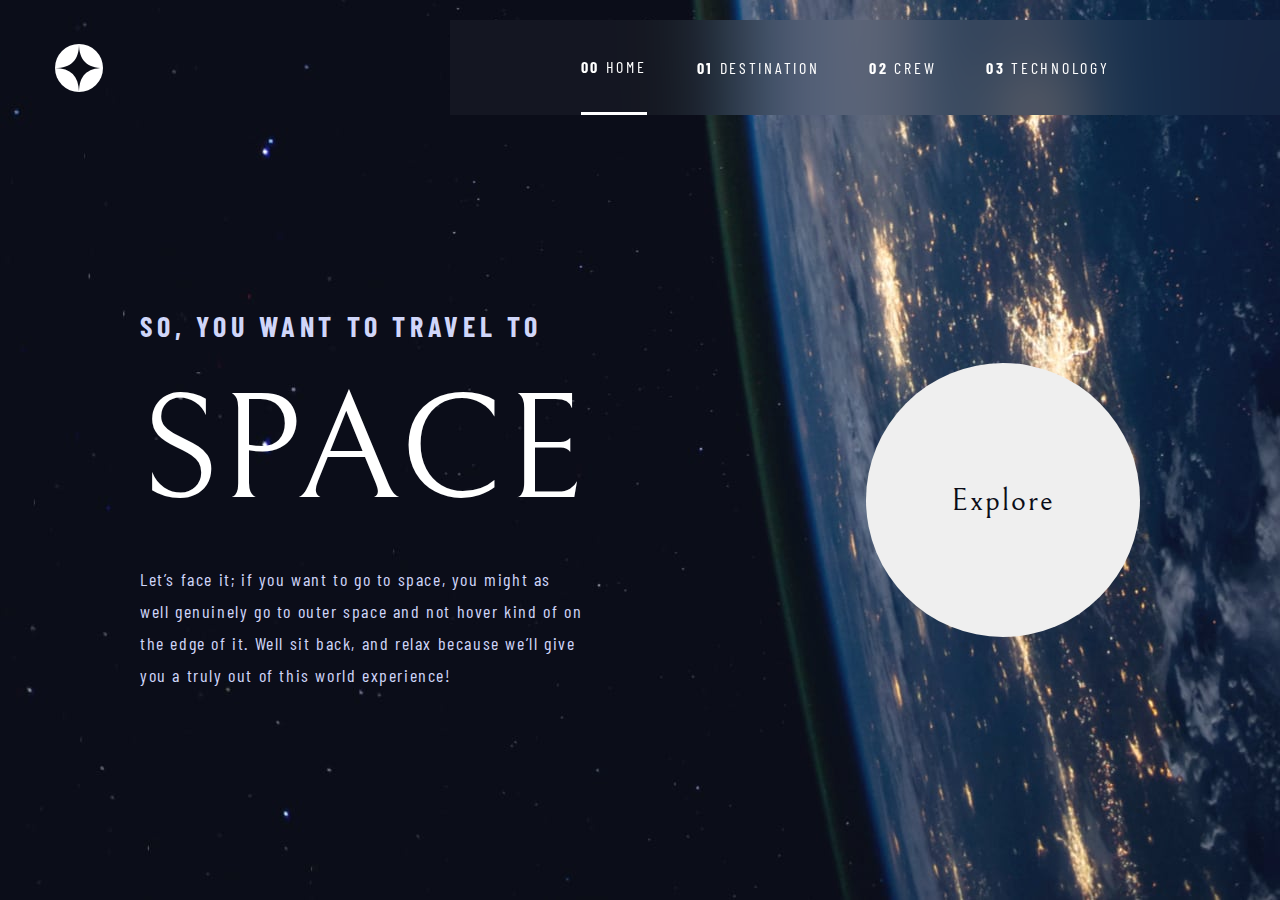
<file: starter-code/index.html>
<!DOCTYPE html>
<html lang="en">
  <head>
    <meta charset="UTF-8" />
    <meta name="viewport" content="width=device-width, initial-scale=1.0" />

    <link
      rel="icon"
      type="image/png"
      sizes="32x32"
      href="./assets/favicon-32x32.png"
    />
    <link rel="stylesheet" href="./style.css" />
    <link rel="stylesheet" href="./style-media-queries.css" />
    <title>Frontend Mentor | Space tourism website</title>
  </head>
  <body id="home">
    <header>
      <img class="icon" src="./assets/shared/logo.svg" alt="" />
      <img class="icon-hamburger" src="./assets/shared/icon-hamburger.svg" alt="" />
      <nav >
        <div class="line"></div>
        <ul>
          <li class="nav-active nav-text">
            <a href="./index.html"> <span class="nav-number">00</span> Home </a>
          </li>
          <li class="nav-text">
            <a href="./destination-moon.html">
              <span class="nav-number">01</span> Destination
            </a>
          </li>
          <li class="nav-text">
            <a href="./crew-commander.html">
              <span class="nav-number">02</span> Crew
            </a>
          </li>
          <li class="nav-text">
            <a href="./technology-vehicle.html">
              <span class="nav-number">03</span> Technology
            </a>
          </li>
        </ul>
      </nav>
    </header>
    <main>
      <div class="main-text">
        <h5>So, you want to travel to</h5>
        <h1>Space</h1>
        <p>
          Let’s face it; if you want to go to space, you might as well genuinely
          go to outer space and not hover kind of on the edge of it. Well sit
          back, and relax because we’ll give you a truly out of this world
          experience!
        </p>
      </div>
      <button class="main-btn">Explore</button>
    </main>
    <script src="./script.js"></script>
  </body>
</html>
</file>
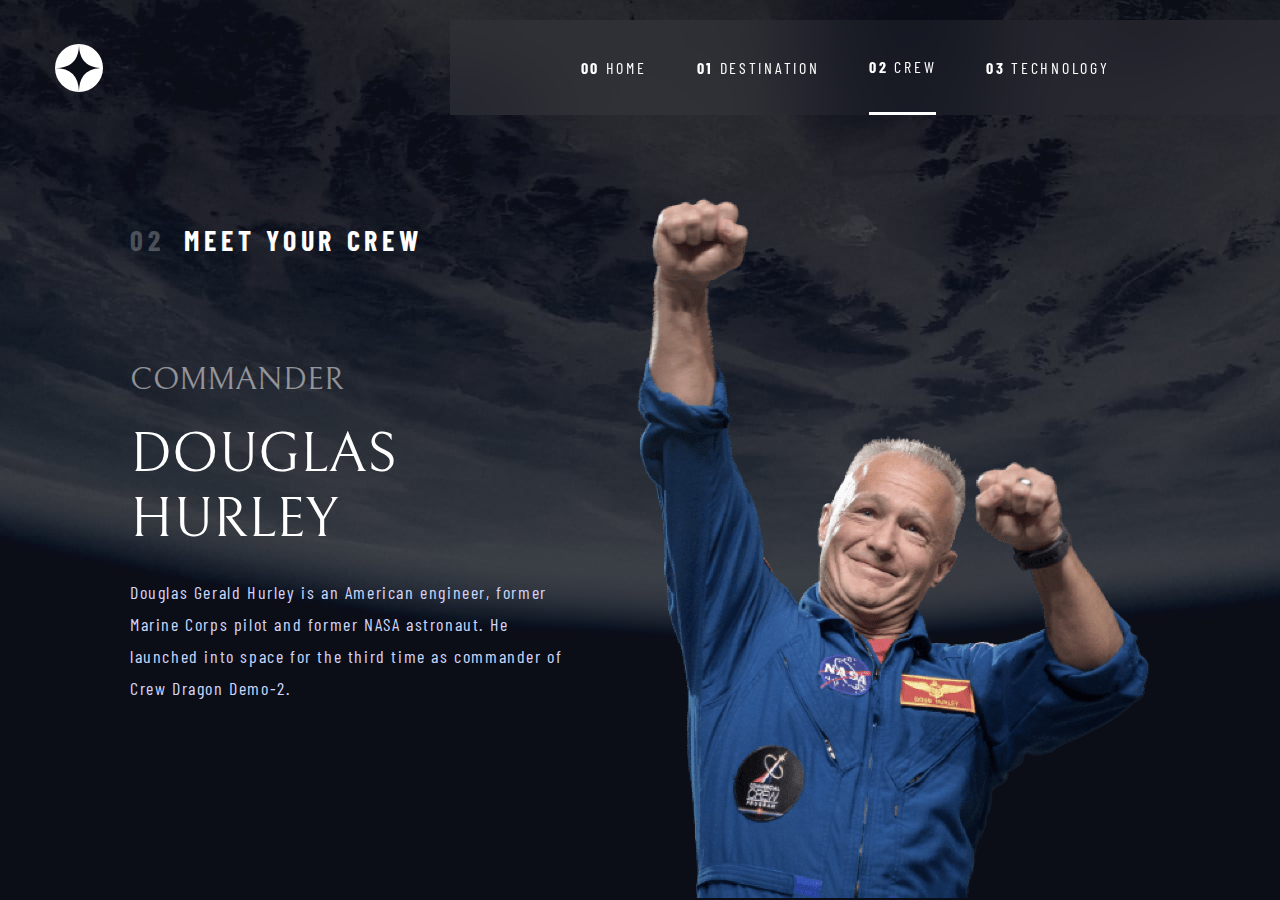
<file: starter-code/crew-commander.html>
<!DOCTYPE html>
<html lang="en">
  <head>
    <meta charset="UTF-8" />
    <meta name="viewport" content="width=device-width, initial-scale=1.0" />

    <link
      rel="icon"
      type="image/png"
      sizes="32x32"
      href="./assets/favicon-32x32.png"
    />

    <title>Frontend Mentor | Space tourism website</title>
    <link rel="stylesheet" href="./style.css" />
    <link rel="stylesheet" href="./style-media-queries.css" />
    <link
      rel="stylesheet"
      href="https://cdnjs.cloudflare.com/ajax/libs/font-awesome/6.4.2/css/all.min.css"
      integrity="sha512-z3gLpd7yknf1YoNbCzqRKc4qyor8gaKU1qmn+CShxbuBusANI9QpRohGBreCFkKxLhei6S9CQXFEbbKuqLg0DA=="
      crossorigin="anonymous"
      referrerpolicy="no-referrer"
    />
  </head>
  <body id="crews">
    <audio class="audio" src="./assets/audio/douglas.mp3"></audio>
    <header>
      <img class="icon" src="./assets/shared/logo.svg" alt="" />
      <img class="icon-hamburger" src="./assets/shared/icon-hamburger.svg" alt="" />
      <nav class="">
        <div class="line"></div>
        <ul>
          <li class="nav-text">
            <a href="./index.html"> <span class="nav-number">00</span> Home </a>
          </li>
          <li class="nav-text">
            <a href="./destination-moon.html">
              <span class="nav-number">01</span> Destination
            </a>
          </li>
          <li class="nav-text nav-active">
            <a href="./crew-commander.html">
              <span class="nav-number">02</span> Crew
            </a>
          </li>
          <li class="nav-text">
            <a href="./technology-vehicle.html">
              <span class="nav-number">03</span> Technology
            </a>
          </li>
        </ul>
      </nav>
    </header>
    <main >
      <div class="main-text crew-text-container">
        <h5><span>02</span>Meet your crew</h5>
        <h4>Commander</h4>
        <h3>Douglas Hurley</h3>
        <p class="crews-desc">
          Douglas Gerald Hurley is an American engineer, former Marine Corps
          pilot and former NASA astronaut. He launched into space for the third
          time as commander of Crew Dragon Demo-2.
        </p>
        <nav>
          <ul>
            <li class="nav-text nav-active">
              <a href="./crew-commander.html"><i class="fa fa-circle"></i></a>
            </li>
            <li class="nav-text">
              <a href="./crew-specialist.html"><i class="fa fa-circle"></i></a>
            </li>
            <li class="nav-text">
              <a href="./crew-pilot.html"><i class="fa fa-circle"></i></a>
            </li>
            <li class="nav-text">
              <a href="./crew-engineer.html"><i class="fa fa-circle"></i></a>
            </li>
          </ul>
        </nav>
      </div>
      <div class="crew-container">
        <img src="./assets/crew/image-douglas-hurley.png" alt="" class="crew" />
      </div>
    </main>
    <script src="./onload.js"></script>
    <script src="./script.js"></script>
  </body>
</html>
</file>
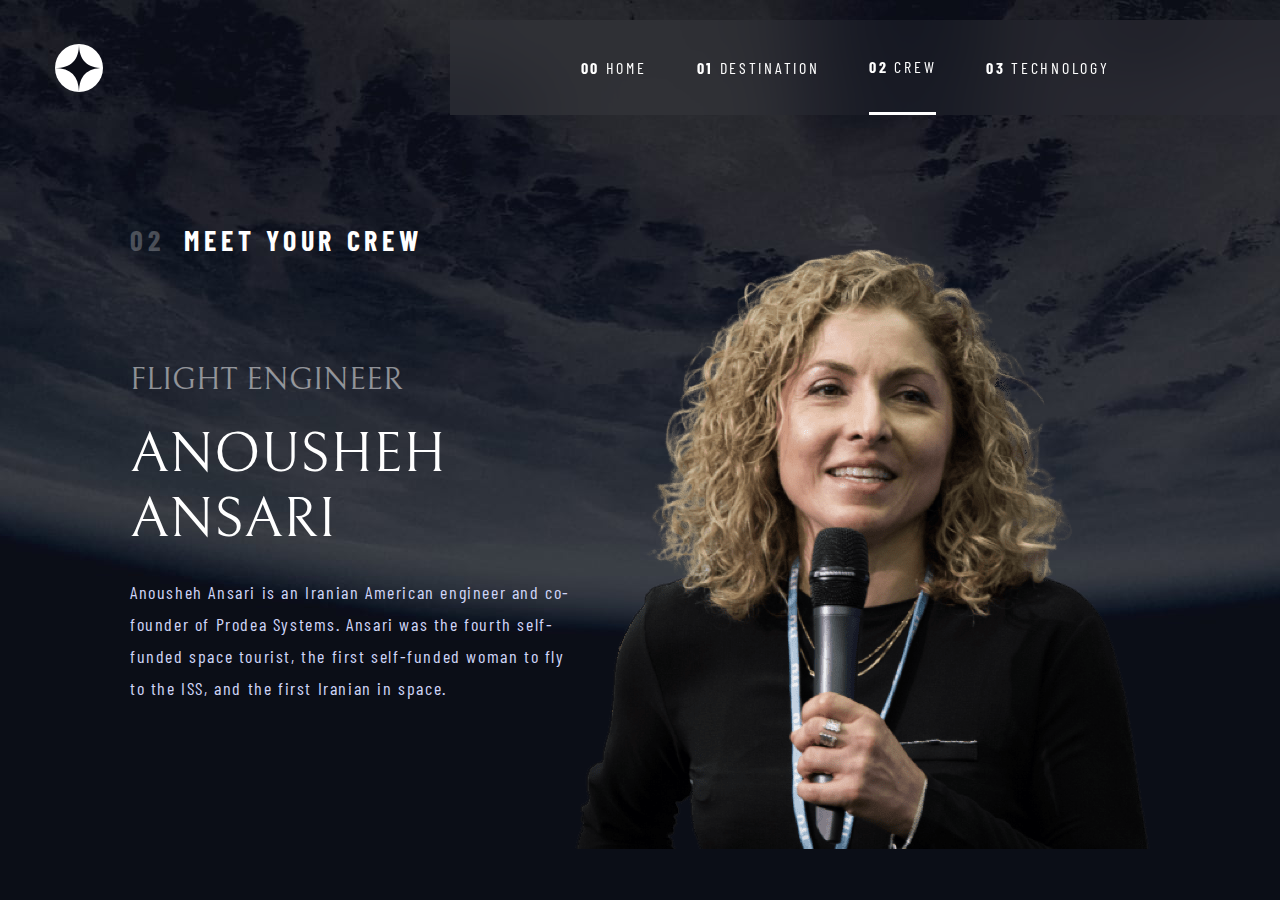
<file: starter-code/crew-engineer.html>
<!DOCTYPE html>
<html lang="en">
  <head>
    <meta charset="UTF-8" />
    <meta name="viewport" content="width=device-width, initial-scale=1.0" />

    <link
      rel="icon"
      type="image/png"
      sizes="32x32"
      href="./assets/favicon-32x32.png"
    />

    <link rel="stylesheet" href="./style.css" />
    <link rel="stylesheet" href="./style-media-queries.css" />
    <link
    rel="stylesheet"
    href="https://cdnjs.cloudflare.com/ajax/libs/font-awesome/6.4.2/css/all.min.css"
    integrity="sha512-z3gLpd7yknf1YoNbCzqRKc4qyor8gaKU1qmn+CShxbuBusANI9QpRohGBreCFkKxLhei6S9CQXFEbbKuqLg0DA=="
    crossorigin="anonymous"
    referrerpolicy="no-referrer"
  />
    <title>Frontend Mentor | Space tourism website</title>
  </head>
  <body id="crews">
    <audio class="audio" src="./assets/audio/anousha.mp3"></audio>
    <header>
      <img class="icon" src="./assets/shared/logo.svg" alt="" />
      <img class="icon-hamburger" src="./assets/shared/icon-hamburger.svg" alt="" />
      <nav class="">
        <div class="line"></div>
        <ul>
          <li class="nav-text">
            <a href="./index.html"> <span class="nav-number">00</span> Home </a>
          </li>
          <li class="nav-text">
            <a href="./destination-moon.html">
              <span class="nav-number">01</span> Destination
            </a>
          </li>
          <li class="nav-text nav-active">
            <a href="./crew-commander.html">
              <span class="nav-number">02</span> Crew
            </a>
          </li>
          <li class="nav-text">
            <a href="./technology-vehicle.html">
            <span class="nav-number">03</span> Technology
          </a>
          </li>
        </ul>
      </nav>
    </header>
    <main class="douglas">
      <div class="main-text crew-text-container">
        <h5><span>02</span>Meet your crew</h5>
        <h4>Flight
          Engineer</h4>
        <h3>Anousheh Ansari</h3>
        <p class="crews-desc">
          Anousheh Ansari is an Iranian American engineer and
    co-founder of Prodea Systems. Ansari was the fourth self-funded space
    tourist, the first self-funded woman to fly to the ISS, and the first
    Iranian in space.
        </p>
        <nav>
          <ul>
            <li class="nav-text ">
              <a href="./crew-commander.html"><i class="fa fa-circle"></i></a>
            </li>
            <li class="nav-text">
              <a href="./crew-specialist.html"><i class="fa fa-circle"></i></a>
            </li>
            <li class="nav-text">
              <a href="./crew-pilot.html"><i class="fa fa-circle"></i></a>
            </li>
            <li class="nav-text  nav-active">
              <a href="./crew-engineer.html"><i class="fa fa-circle"></i></a>
            </li>
          </ul>
        </nav>
      </div>
      <div class="crew-container">
        <img src="./assets/crew/image-anousheh-ansari.png" alt="" class="crew" />
      </div>
    </main>
    <script src="./onload.js"></script>
    <script src="./script.js"></script>
  </body>
</html>
</file>
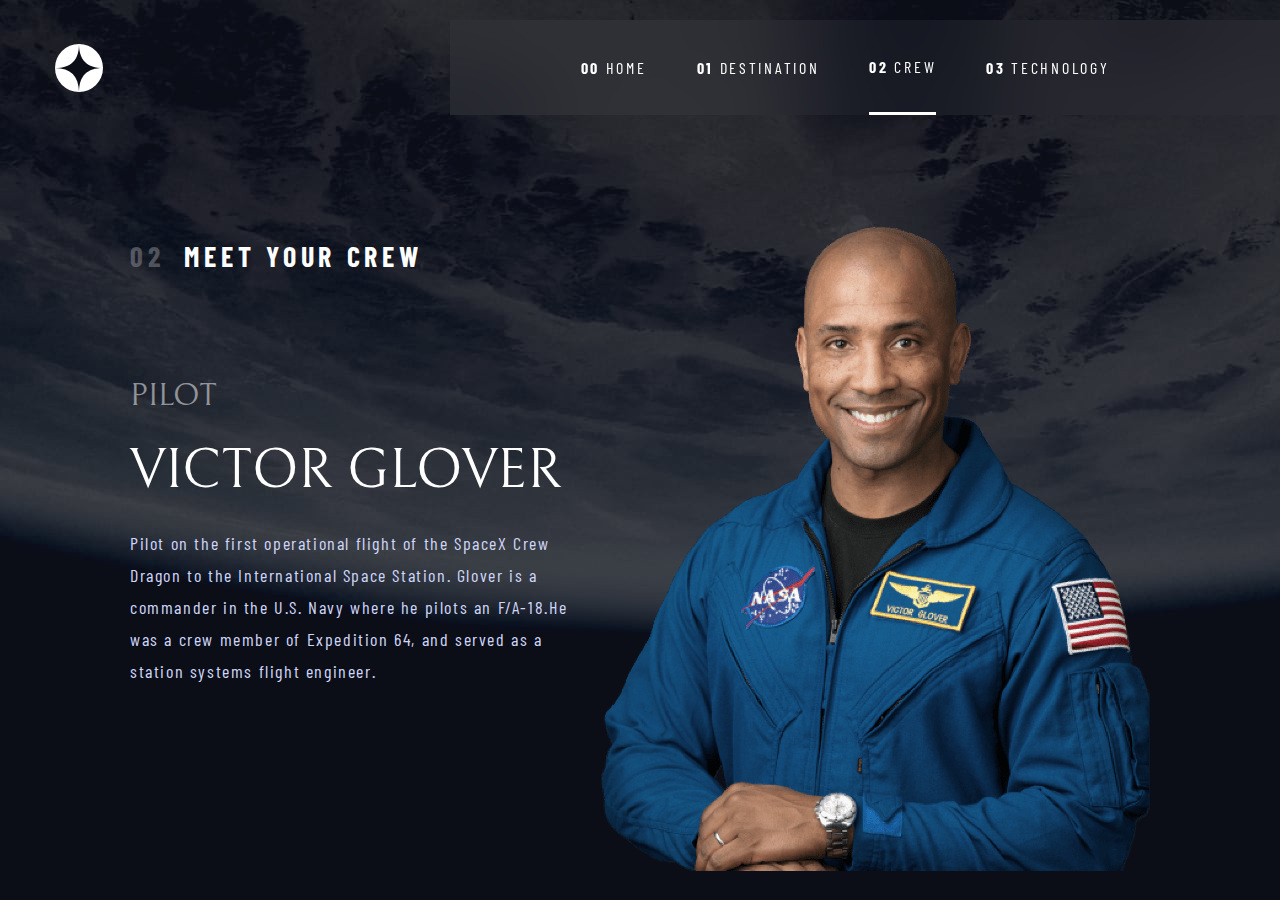
<file: starter-code/crew-pilot.html>
<!DOCTYPE html>
<html lang="en">
  <head>
    <meta charset="UTF-8" />
    <meta name="viewport" content="width=device-width, initial-scale=1.0" />

    <link
      rel="icon"
      type="image/png"
      sizes="32x32"
      href="./assets/favicon-32x32.png"
    />
    <link rel="stylesheet" href="./style.css" />
    <link rel="stylesheet" href="./style-media-queries.css" />
    <link
    rel="stylesheet"
    href="https://cdnjs.cloudflare.com/ajax/libs/font-awesome/6.4.2/css/all.min.css"
    integrity="sha512-z3gLpd7yknf1YoNbCzqRKc4qyor8gaKU1qmn+CShxbuBusANI9QpRohGBreCFkKxLhei6S9CQXFEbbKuqLg0DA=="
    crossorigin="anonymous"
    referrerpolicy="no-referrer"
  />
    <title>Frontend Mentor | Space tourism website</title>
  </head>
  <body id="crews">
    <header>
      <img class="icon" src="./assets/shared/logo.svg" alt="" />
      <img class="icon-hamburger" src="./assets/shared/icon-hamburger.svg" alt="" />
      <nav class="">
        <div class="line"></div>
        <ul>
          <li class="nav-text">
            <a href="./index.html"> <span class="nav-number">00</span> Home </a>
          </li>
          <li class="nav-text">
            <a href="./destination-moon.html">
              <span class="nav-number">01</span> Destination
            </a>
          </li>
          <li class="nav-text nav-active">
            <a href="./crew-commander.html">
              <span class="nav-number">02</span> Crew
            </a>
          </li>
          <li class="nav-text">
            <a href="./technology-vehicle.html">
            <span class="nav-number">03</span> Technology
          </a>
          </li>
        </ul>
      </nav>
    </header>
    <audio class="audio" src="./assets/audio/victor.mp3"></audio>
    <main class="douglas">
      <div class="main-text crew-text-container">
        <h5><span>02</span>Meet your crew</h5>
        <h4>Pilot</h4>
        <h3>Victor Glover</h3>
        <p class="crews-desc">
          Pilot on the first operational flight of the SpaceX Crew Dragon to
    the International Space Station. Glover is a commander in the U.S. Navy
    where he pilots an F/A-18.He was a crew member of Expedition 64, and served
    as a station systems flight engineer.
        </p>
        <nav>
          <ul>
            <li class="nav-text">
              <a href="./crew-commander.html"><i class="fa fa-circle"></i></a>
            </li>
            <li class="nav-text">
              <a href="./crew-specialist.html"><i class="fa fa-circle"></i></a>
            </li>
            <li class="nav-text nav-active">
              <a href="./crew-pilot.html"><i class="fa fa-circle"></i></a>
            </li>
            <li class="nav-text">
              <a href="./crew-engineer.html"><i class="fa fa-circle"></i></a>
            </li>
          </ul>
        </nav>
      </div>
      <div class="crew-container">
        <img src="./assets/crew/image-victor-glover.png" alt="" class="crew" />
      </div>
    </main>
    <script src="./onload.js"></script>
    <script src="./script.js"></script>
  </body>
</html>
</file>
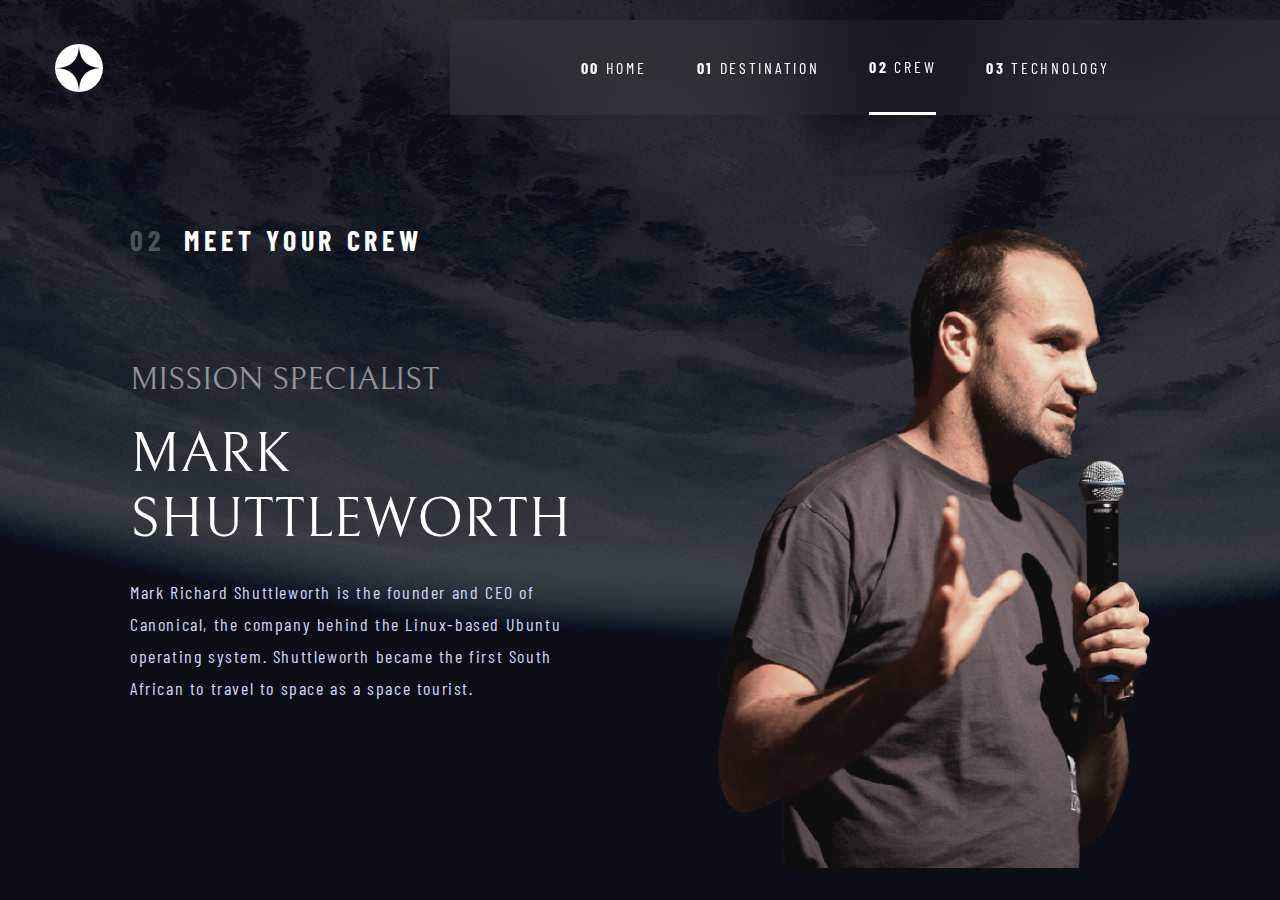
<file: starter-code/crew-specialist.html>
<!DOCTYPE html>
<html lang="en">
  <head>
    <meta charset="UTF-8" />
    <meta name="viewport" content="width=device-width, initial-scale=1.0" />

    <link
      rel="icon"
      type="image/png"
      sizes="32x32"
      href="./assets/favicon-32x32.png"
    />
    <link rel="stylesheet" href="./style.css" />
    <link rel="stylesheet" href="./style-media-queries.css" />
    <link
    rel="stylesheet"
    href="https://cdnjs.cloudflare.com/ajax/libs/font-awesome/6.4.2/css/all.min.css"
    integrity="sha512-z3gLpd7yknf1YoNbCzqRKc4qyor8gaKU1qmn+CShxbuBusANI9QpRohGBreCFkKxLhei6S9CQXFEbbKuqLg0DA=="
    crossorigin="anonymous"
    referrerpolicy="no-referrer"
  />
    <title>Frontend Mentor | Space tourism website</title>
  </head>
  <body id="crews">
    <audio class="audio" src="./assets/audio/mark.mp3"></audio>
    <header>
      <img class="icon" src="./assets/shared/logo.svg" alt="" />
      <img class="icon-hamburger" src="./assets/shared/icon-hamburger.svg" alt="" />
      <nav class="">
        <div class="line"></div>
        <ul>
          <li class="nav-text">
            <a href="./index.html"> <span class="nav-number">00</span> Home </a>
          </li>
          <li class="nav-text">
            <a href="./destination-moon.html">
              <span class="nav-number">01</span> Destination
            </a>
          </li>
          <li class="nav-text nav-active">
            <a href="./crew-commander.html">
              <span class="nav-number">02</span> Crew
            </a>
          </li>
          <li class="nav-text">
            <a href="./technology-vehicle.html">
            <span class="nav-number">03</span> Technology
          </a>
          </li>
        </ul>
      </nav>
    </header>
    <main class="douglas">
      <div class="main-text crew-text-container">
        <h5><span>02</span>Meet your crew</h5>
        <h4>Mission Specialist</h4>
        <h3>Mark Shuttleworth</h3>
        <p class="crews-desc">
          Mark Richard Shuttleworth is the founder and CEO of Canonical, the
          company behind the Linux-based Ubuntu operating system. Shuttleworth
          became the first South African to travel to space as a space tourist.
        </p>
        <nav>
          <ul>
            <li class="nav-text ">
              <a href="./crew-commander.html"><i class="fa fa-circle"></i></a>
            </li>
            <li class="nav-text nav-active">
              <a href="./crew-specialist.html"><i class="fa fa-circle"></i></a>
            </li>
            <li class="nav-text">
              <a href="./crew-pilot.html"><i class="fa fa-circle"></i></a>
            </li>
            <li class="nav-text">
              <a href="./crew-engineer.html"><i class="fa fa-circle"></i></a>
            </li>
          </ul>
        </nav>
      </div>
      <div class="crew-container">
        <img src="./assets/crew/image-mark-shuttleworth.png" alt="" class="crew" />
      </div>
    </main>
    <script src="./onload.js"></script>
    <script src="./script.js"></script>
  </body>
</html>
</file>
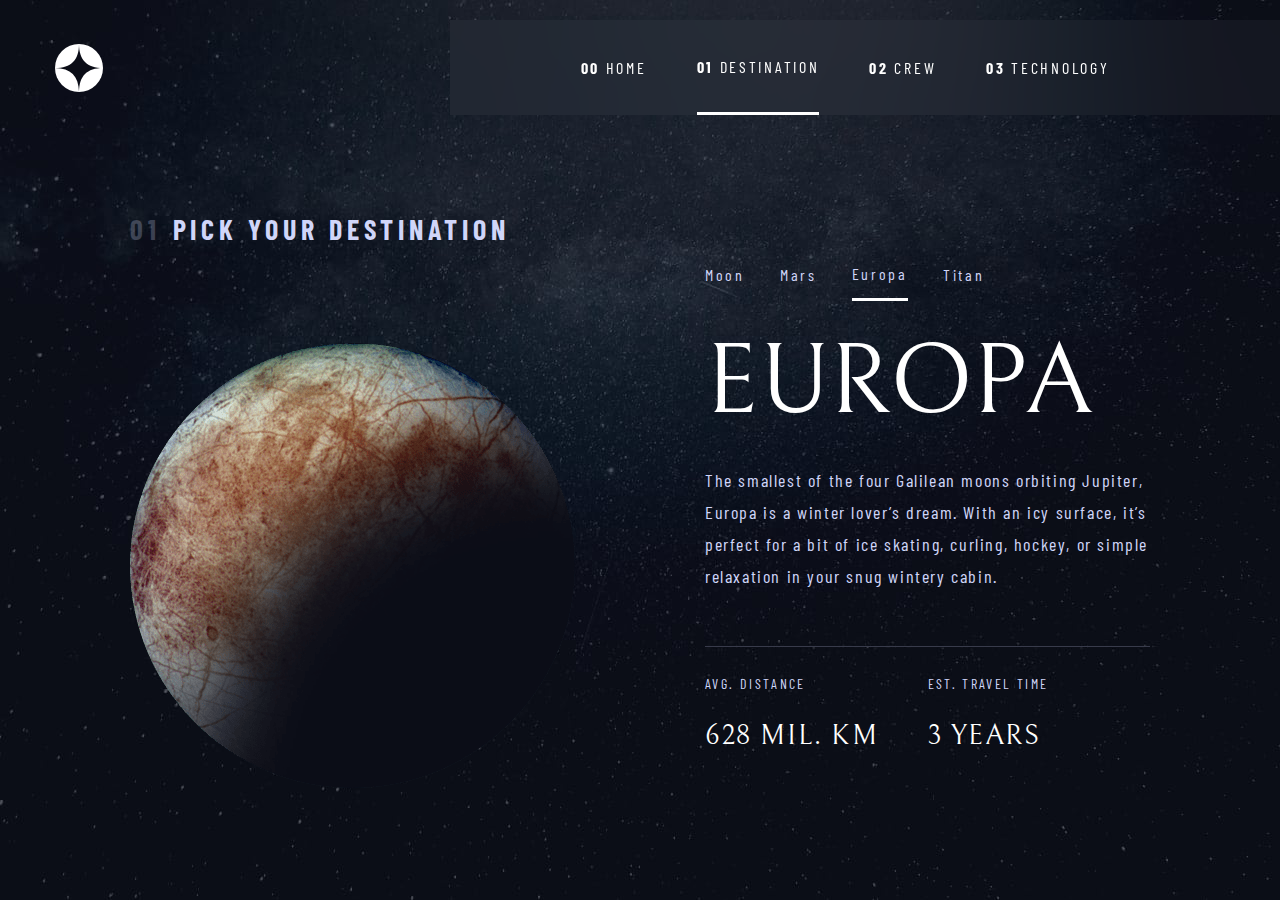
<file: starter-code/destination-europa.html>
<!DOCTYPE html>
<html lang="en">
  <head>
    <meta charset="UTF-8" />
    <meta name="viewport" content="width=device-width, initial-scale=1.0" />

    <link
      rel="icon"
      type="image/png"
      sizes="32x32"
      href="./assets/favicon-32x32.png"
    />
    <link rel="stylesheet" href="style.css" />
    <link rel="stylesheet" href="./style-media-queries.css" />
    <title>Frontend Mentor | Space tourism website</title>
  </head>
  <body id="planet">
    <header>
      <img class="icon" src="./assets/shared/logo.svg" alt="" />
      <img class="icon-hamburger" src="./assets/shared/icon-hamburger.svg" alt="" />
      <nav class="">
        <div class="line"></div>
        <ul>
          <li class="nav-text">
            <a href="./index.html"> <span class="nav-number">00</span> Home </a>
          </li>
          <li class="nav-text nav-active">
            <a href="./destination-moon.html">
              <span class="nav-number">01</span> Destination
            </a>
          </li>
          <li class="nav-text">
            <a href="./crew-commander.html">
              <span class="nav-number">02</span> Crew
            </a>
          </li>
          <li class="nav-text">
            <a href="./technology-vehicle.html">
              <span class="nav-number">03</span> Technology
            </a>
          </li>
        </ul>
      </nav>
    </header>

    <main>
      <div class="main-text">
        <nav>
          <ul>
            <li class="nav-text"><a href="./destination-moon.html">Moon</a></li>
            <li class="nav-text"><a href="./destination-mars.html">Mars</a></li>
            <li class="nav-text nav-active">
              <a href="./destination-europa.html">Europa</a>
            </li>
            <li class="nav-text">
              <a href="./destination-titan.html">Titan</a>
            </li>
          </ul>
        </nav>
        <h2>Europa</h2>
        <p class="planet-desc">
          The smallest of the four Galilean moons orbiting Jupiter, Europa is a
          winter lover’s dream. With an icy surface, it’s perfect for a bit of
          ice skating, curling, hockey, or simple relaxation in your snug
          wintery cabin.
        </p>
        <div class="divider"></div>
        <div class="bottom-text">
          <p class="desc">
            <span class="subtitle"> Avg. distance</span>
            628 mil. km
          </p>
          <p class="desc">
            <span class="subtitle"> Est. travel time </span>
            3 years
          </p>
        </div>
      </div>
      <div class="planet-container">
        <h5><span>01</span>Pick your destination</h5>
        <img
          src="./assets/destination/image-europa.png"
          alt=""
          class="planet"
        />
      </div>
    </main>
    <script src="./script.js"></script>
  </body>
</html>
</file>
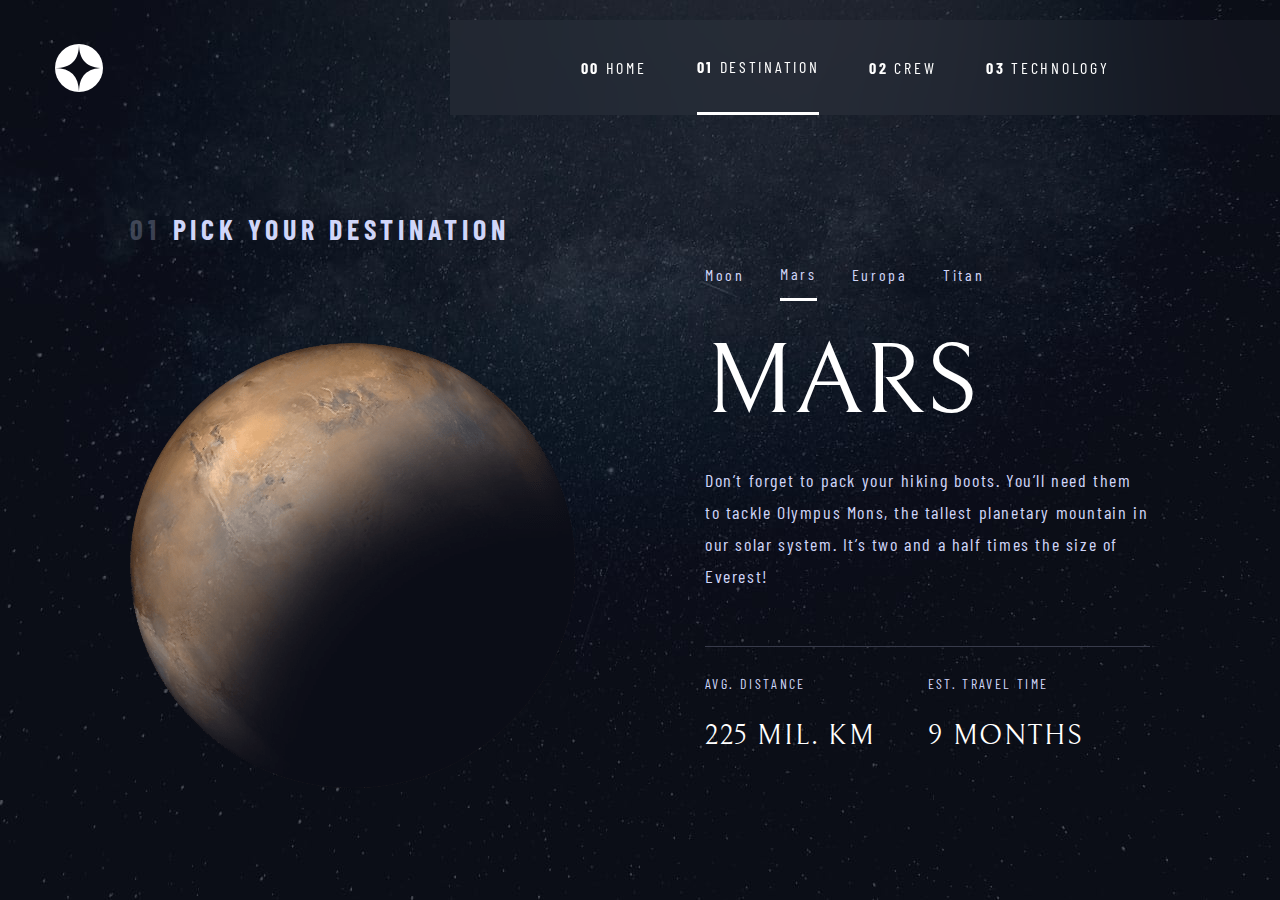
<file: starter-code/destination-mars.html>
<!DOCTYPE html>
<html lang="en">
  <head>
    <meta charset="UTF-8" />
    <meta name="viewport" content="width=device-width, initial-scale=1.0" />

    <link
      rel="icon"
      type="image/png"
      sizes="32x32"
      href="./assets/favicon-32x32.png"
    />
    <link rel="stylesheet" href="style.css" />
    <link rel="stylesheet" href="./style-media-queries.css" />
    <title>Frontend Mentor | Space tourism website</title>
  </head>
  <body id="planet">
    <header>
      <img class="icon" src="./assets/shared/logo.svg" alt="" />
      <img class="icon-hamburger" src="./assets/shared/icon-hamburger.svg" alt="" />
      <nav class="">
        <div class="line"></div>
        <ul>
          <li class="nav-text">
            <a href="./index.html"> <span class="nav-number">00</span> Home </a>
          </li>
          <li class="nav-text nav-active">
            <a href="./destination-moon.html">
              <span class="nav-number">01</span> Destination
            </a>
          </li>
          <li class="nav-text">
            <a href="./crew-commander.html">
              <span class="nav-number">02</span> Crew
            </a>
          </li>
          <li class="nav-text">
            <a href="./technology-vehicle.html">
              <span class="nav-number">03</span> Technology
            </a>
          </li>
        </ul>
      </nav>
    </header>
    <main>
      <div class="main-text">
        <nav>
          <ul>
            <li class="nav-text"><a href="./destination-moon.html">Moon</a></li>
            <li class="nav-text nav-active">
              <a href="./destination-mars.html">Mars</a>
            </li>
            <li class="nav-text">
              <a href="./destination-europa.html">Europa</a>
            </li>
            <li class="nav-text">
              <a href="./destination-titan.html">Titan</a>
            </li>
          </ul>
        </nav>
        <h2>Mars</h2>
        <p class="planet-desc">
          Don’t forget to pack your hiking boots. You’ll need them to tackle
          Olympus Mons, the tallest planetary mountain in our solar system. It’s
          two and a half times the size of Everest!
        </p>
        <div class="divider"></div>
        <div class="bottom-text">
          <p class="desc">
            <span class="subtitle"> Avg. distance</span>
            225 mil. km
          </p>
          <p class="desc">
            <span class="subtitle"> Est. travel time </span>
            9 months
          </p>
        </div>
      </div>
      <div class="planet-container">
        <h5><span>01</span>Pick your destination</h5>
        <img src="./assets/destination/image-mars.png" alt="" class="planet" />
      </div>
    </main>
    <script src="./script.js"></script>
  </body>
</html>
</file>
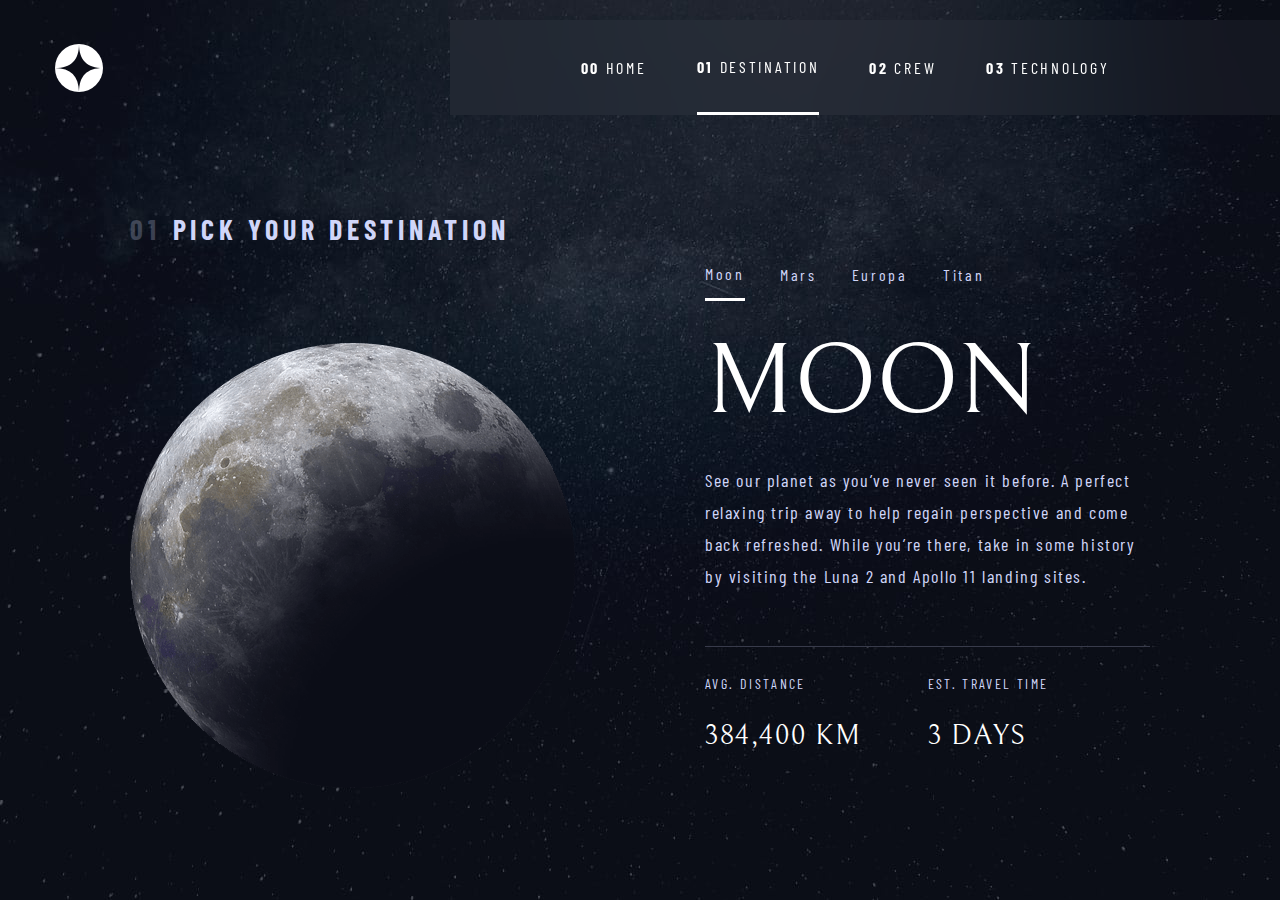
<file: starter-code/destination-moon.html>
<!DOCTYPE html>
<html lang="en">
  <head>
    <meta charset="UTF-8" />
    <meta name="viewport" content="width=device-width, initial-scale=1.0" />

    <link
      rel="icon"
      type="image/png"
      sizes="32x32"
      href="./assets/favicon-32x32.png"
    />
    <link rel="stylesheet" href="./style.css" />
    <link rel="stylesheet" href="./style-media-queries.css" />
    <title>Frontend Mentor | Space tourism website</title>
  </head>
  <body id="planet">
    <header>
      <img class="icon" src="./assets/shared/logo.svg" alt="" />
      <img class="icon-hamburger" src="./assets/shared/icon-hamburger.svg" alt="" />
      <nav class="">
        <div class="line"></div>
        <ul>
          <li class="nav-text">
            <a href="./index.html"> <span class="nav-number">00</span> Home </a>
          </li>
          <li class="nav-text nav-active">
            <a href="./destination-moon.html">
              <span class="nav-number">01</span> Destination
            </a>
          </li>
          <li class="nav-text">
            <a href="./crew-commander.html">
              <span class="nav-number">02</span> Crew
            </a>
          </li>
          <li class="nav-text">
            <a href="./technology-vehicle.html">
              <span class="nav-number">03</span> Technology
            </a>
          </li>
        </ul>
      </nav>
    </header>
    <main>
      <div class="main-text">
        <nav>
          <ul>
            <li class="nav-text nav-active">
              <a href="./destination-moon.html">Moon</a>
            </li>
            <li class="nav-text"><a href="./destination-mars.html">Mars</a></li>
            <li class="nav-text">
              <a href="./destination-europa.html">Europa</a>
            </li>
            <li class="nav-text">
              <a href="./destination-titan.html">Titan</a>
            </li>
          </ul>
        </nav>
        <h2>Moon</h2>
        <p class="planet-desc">
          See our planet as you’ve never seen it before. A perfect relaxing trip
          away to help regain perspective and come back refreshed. While you’re
          there, take in some history by visiting the Luna 2 and Apollo 11
          landing sites.
        </p>
        <div class="divider"></div>
        <div class="bottom-text">
          <p class="desc">
            <span class="subtitle"> Avg. distance </span>
            384,400 km
          </p>
          <p class="desc">
            <span class="subtitle"> Est. travel time </span>
            3 days
          </p>
        </div>
      </div>
      <div class="planet-container">
        <h5><span>01</span>Pick your destination</h5>
        <img src="./assets/destination/image-moon.png" alt="" class="planet" />
      </div>
    </main>
    <script src="./script.js"></script>
  </body>
</html>
</file>
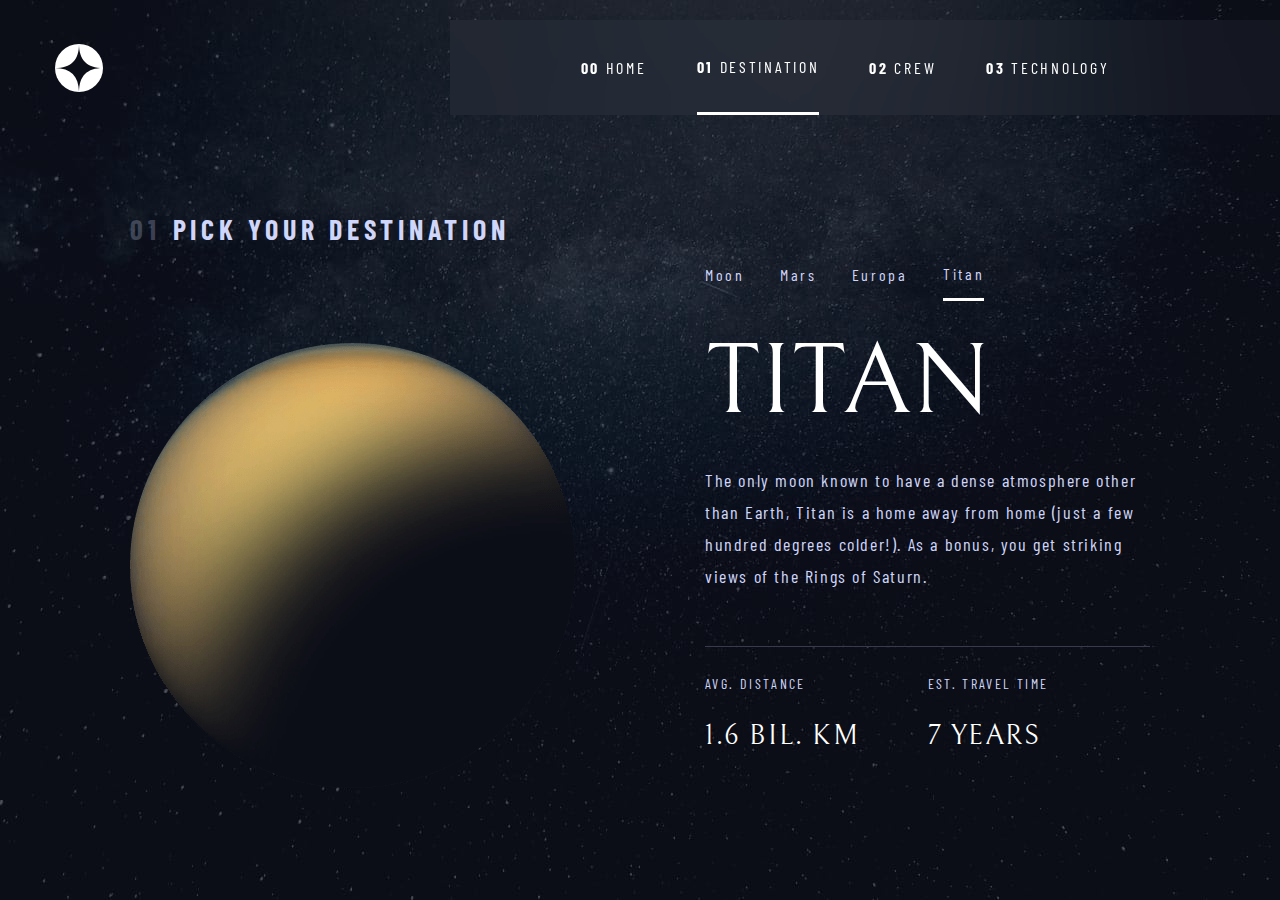
<file: starter-code/destination-titan.html>
<!DOCTYPE html>
<html lang="en">
  <head>
    <meta charset="UTF-8" />
    <meta name="viewport" content="width=device-width, initial-scale=1.0" />

    <link
      rel="icon"
      type="image/png"
      sizes="32x32"
      href="./assets/favicon-32x32.png"
    />
    <link rel="stylesheet" href="style.css" />
    <link rel="stylesheet" href="./style-media-queries.css" />
    <title>Frontend Mentor | Space tourism website</title>
  </head>
  <body id="planet">
    <header>
      <img class="icon" src="./assets/shared/logo.svg" alt="" />
      <img class="icon-hamburger" src="./assets/shared/icon-hamburger.svg" alt="" />
      <nav class="">
        <div class="line"></div>
        <ul>
          <li class="nav-text">
            <a href="./index.html"> <span class="nav-number">00</span> Home </a>
          </li>
          <li class="nav-text nav-active">
            <a href="./destination-moon.html">
              <span class="nav-number">01</span> Destination
            </a>
          </li>
          <li class="nav-text">
            <a href="./crew-commander.html">
              <span class="nav-number">02</span> Crew
            </a>
          </li>
          <li class="nav-text">
            <a href="./technology-vehicle.html">
              <span class="nav-number">03</span> Technology
            </a>
          </li>
        </ul>
      </nav>
    </header>
    <main>
      <div class="main-text">
        <nav>
          <ul>
            <li class="nav-text"><a href="./destination-moon.html">Moon</a></li>
            <li class="nav-text"><a href="./destination-mars.html">Mars</a></li>
            <li class="nav-text">
              <a href="./destination-europa.html">Europa</a>
            </li>
            <li class="nav-text nav-active">
              <a href="./destination-titan.html">Titan</a>
            </li>
          </ul>
        </nav>
        <h2>Titan</h2>
        <p class="planet-desc">
          The only moon known to have a dense atmosphere other than Earth, Titan
          is a home away from home (just a few hundred degrees colder!). As a
          bonus, you get striking views of the Rings of Saturn.
        </p>
        <div class="divider"></div>
        <div class="bottom-text">
          <p class="desc">
            <span class="subtitle"> Avg. distance </span>
            1.6 bil. km
          </p>
          <p class="desc">
            <span class="subtitle"> Est. travel time </span>
            7 years
          </p>
        </div>
      </div>
      <div class="planet-container">
        <h5><span>01</span>Pick your destination</h5>
        <img src="./assets/destination/image-titan.png" alt="" class="planet" />
      </div>
    </main>
    <script src="./script.js"></script>
  </body>
</html>
</file>
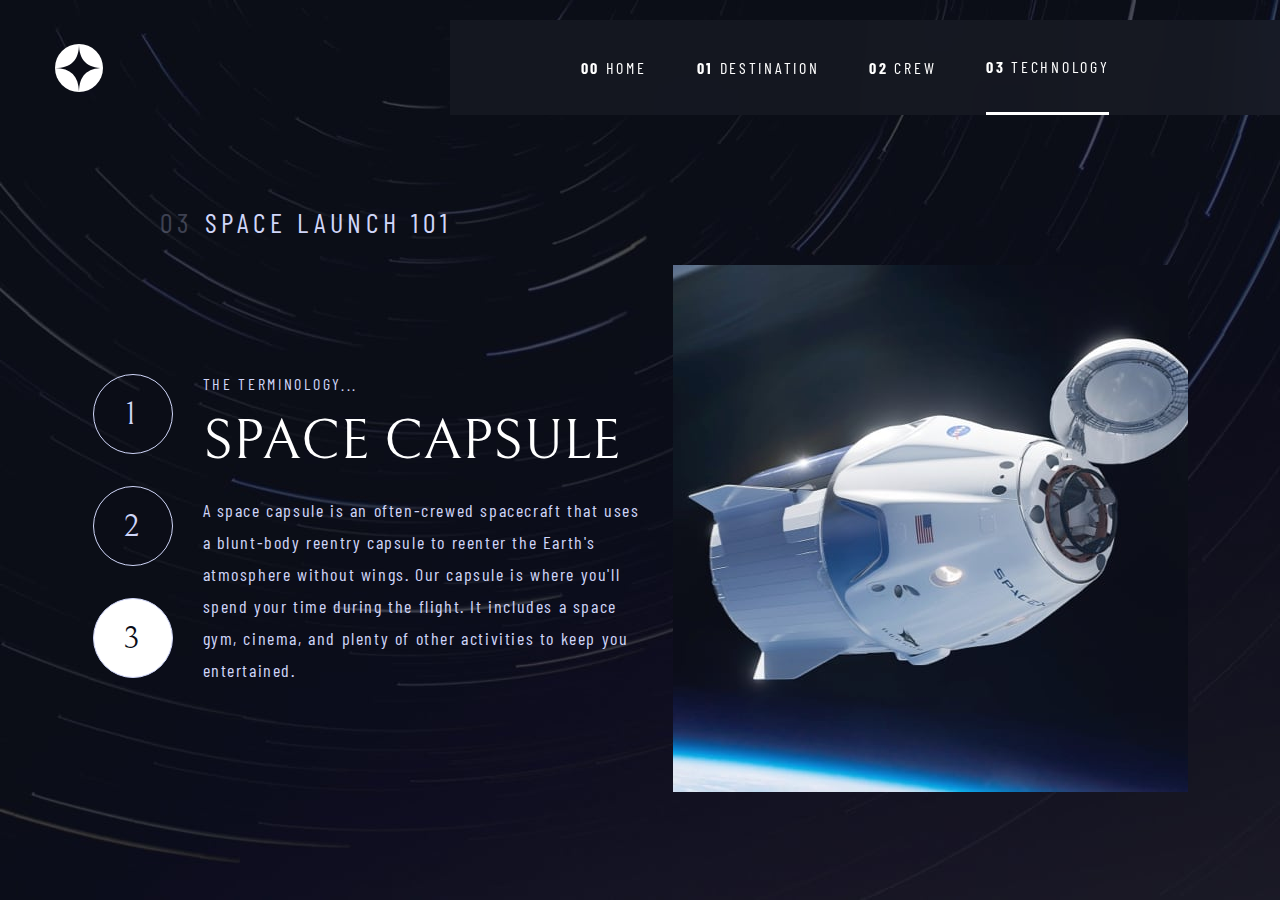
<file: starter-code/technology-capsule.html>
<!DOCTYPE html>
<html lang="en">
<head>
  <meta charset="UTF-8">
  <meta name="viewport" content="width=device-width, initial-scale=1.0">

  <link rel="icon" type="image/png" sizes="32x32" href="./assets/favicon-32x32.png">
  <link rel="stylesheet" href="./style.css" />
  <link rel="stylesheet" href="./style-media-queries.css" />
  <title>Frontend Mentor | Space tourism website</title>
</head>
<body id="technology">
  <header>
    <img class="icon" src="./assets/shared/logo.svg" alt="" />
    <img class="icon-hamburger" src="./assets/shared/icon-hamburger.svg" alt="" />
    <nav class="">
      <div class="line"></div>
      <ul>
        <li class="nav-text">
          <a href="./index.html">
            <span class="nav-number">00</span> Home 
          </a>
        </li>
        <li class="nav-text">
          <a href="./destination-moon.html">
            <span class="nav-number">01</span> Destination
          </a>
        </li>
        <li class="nav-text">
          <a href="./crew-commander.html">
            <span class="nav-number">02</span> Crew
          </a>
        </li>
        <li class="nav-text  nav-active">
          <a href="./technology-vehicle.html">
            <span class="nav-number">03</span> Technology
          </a>
        </li>
      </ul>
    </nav>
  </header>
  <main >
    <h5><span>03</span>Space launch 101</h5>
    <div class="extra-container">
    <div class="main-text">
      <div class="tech-text-container">
        <h6>The terminology...</h6>
        <h3>Space capsule</h3>
        <p class="tech-desc">
          A space capsule is an often-crewed spacecraft that uses a blunt-body reentry 
          capsule to reenter the Earth's atmosphere without wings. Our capsule is where 
          you'll spend your time during the flight. It includes a space gym, cinema, 
          and plenty of other activities to keep you entertained.     
        </p>
      </div>
      <nav>
        <ul>
          <li class="nav-text ">
            <a href="./technology-vehicle.html">1</a>
          </li>
          <li class="nav-text">
            <a href="./technology-spaceport.html">2</a>
          </li>
          <li class="nav-text nav-active">
            <a href="./technology-capsule.html">3</a>
          </li>
        </ul>
      </nav>
    </div>
    <div class="tech-container" id='capsule'>
      <img src="./assets/technology/image-space-capsule-portrait.jpg" alt="" class="tech-img" />
    </div>
  </div>
  </main>
  <script src="./script.js"></script>
</body>
</html>
</file>
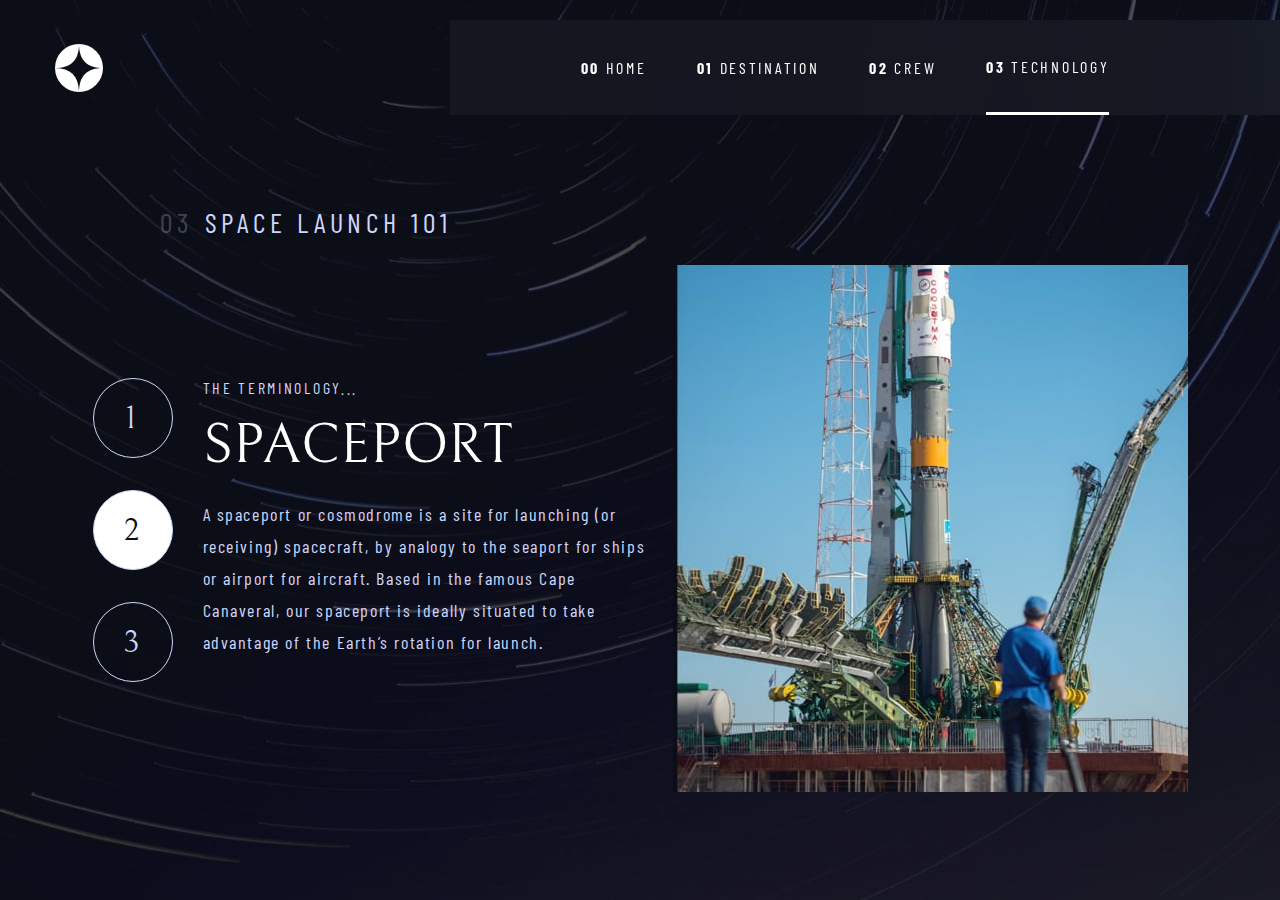
<file: starter-code/technology-spaceport.html>
<!DOCTYPE html>
<html lang="en">
<head>
  <meta charset="UTF-8">
  <meta name="viewport" content="width=device-width, initial-scale=1.0">

  <link rel="icon" type="image/png" sizes="32x32" href="./assets/favicon-32x32.png">
  <link rel="stylesheet" href="./style.css" />
  <link rel="stylesheet" href="./style-media-queries.css" />
  <title>Frontend Mentor | Space tourism website</title>
</head>
<body id="technology">
  <header>
    <img class="icon" src="./assets/shared/logo.svg" alt="" />
    <img class="icon-hamburger" src="./assets/shared/icon-hamburger.svg" alt="" />
    <nav class="">
      <div class="line"></div>
      <ul>
        <li class="nav-text">
          <a href="./index.html">
            <span class="nav-number">00</span> Home 
          </a>
        </li>
        <li class="nav-text">
          <a href="./destination-moon.html">
            <span class="nav-number">01</span> Destination
          </a>
        </li>
        <li class="nav-text">
          <a href="./crew-commander.html">
            <span class="nav-number">02</span> Crew
          </a>
        </li>
        <li class="nav-text  nav-active">
          <a href="./technology-vehicle.html">
            <span class="nav-number">03</span> Technology
          </a>
        </li>
      </ul>
    </nav>
  </header>
  <main >
    <h5><span>03</span>Space launch 101</h5>
    <div class="extra-container">
    <div class="main-text">
      <div class="tech-text-container">
        <h6> The terminology...</h6>
        <h3> Spaceport</h3>
        <p class="tech-desc">
          A spaceport or cosmodrome is a site for launching (or receiving) spacecraft, 
          by analogy to the seaport for ships or airport for aircraft. Based in the 
          famous Cape Canaveral, our spaceport is ideally situated to take advantage 
          of the Earth’s rotation for launch.      
        </p>
      </div>
      <nav>
        <ul>
          <li class="nav-text ">
            <a href="./technology-vehicle.html">1</a>
          </li>
          <li class="nav-text nav-active">
            <a href="./technology-spaceport.html">2</a>
          </li>
          <li class="nav-text">
            <a href="./technology-capsule.html">3</a>
          </li>
        </ul>
      </nav>
    </div>
    <div class="tech-container" id='spaceport'>
      <img src="./assets/technology/image-spaceport-portrait.jpg" alt="" class="tech-img" />
    </div>
  </div>
  </main>
  <script src="./script.js"></script>
</body>
</html>
</file>
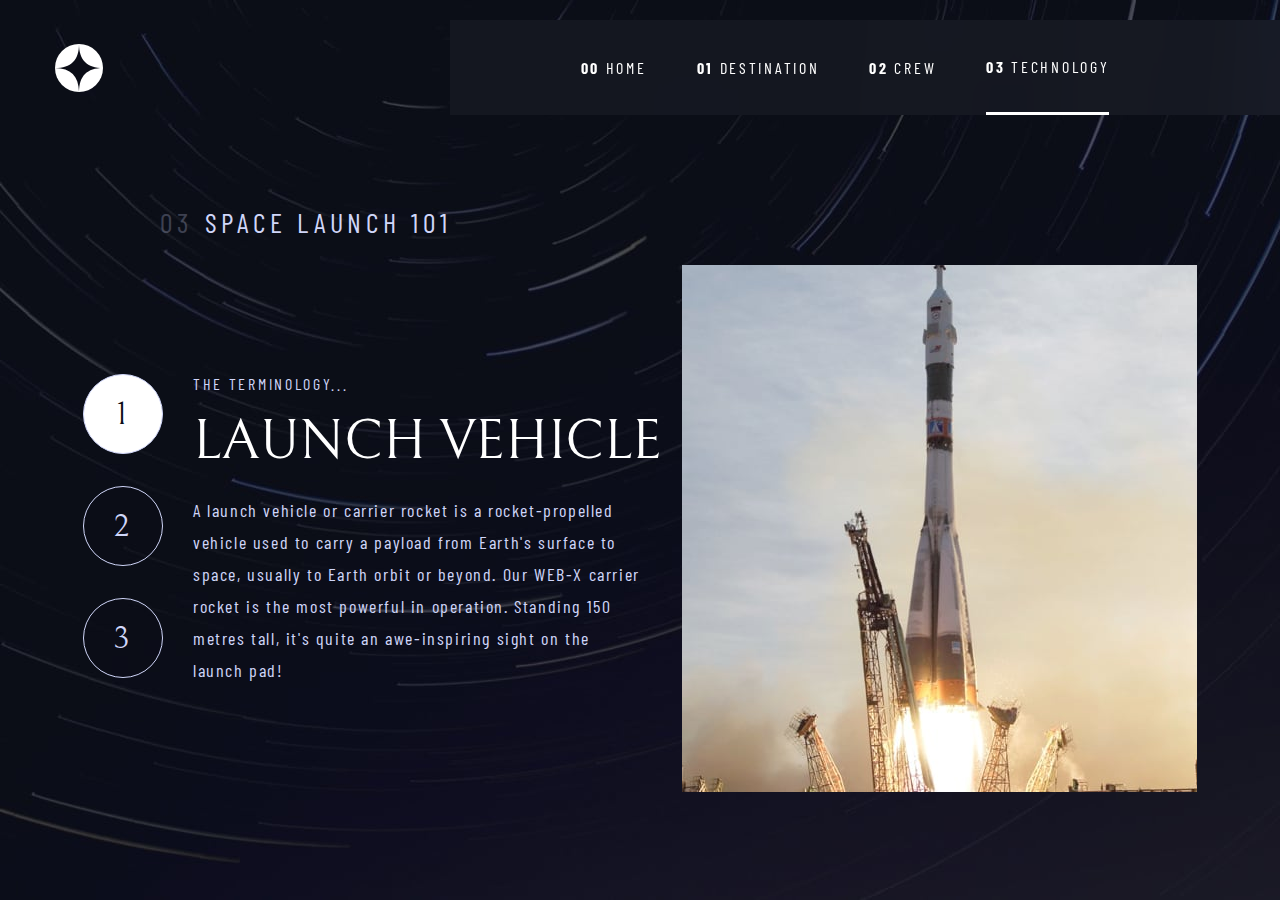
<file: starter-code/technology-vehicle.html>
<!DOCTYPE html>
<html lang="en">
<head>
  <meta charset="UTF-8">
  <meta name="viewport" content="width=device-width, initial-scale=1.0">

  <link rel="icon" type="image/png" sizes="32x32" href="./assets/favicon-32x32.png">
  <link rel="stylesheet" href="./style.css" />
  <link rel="stylesheet" href="./style-media-queries.css" />
  <title>Frontend Mentor | Space tourism website</title>
</head>
<body id="technology">
  <header>
    <img class="icon" src="./assets/shared/logo.svg" alt="" />
    <img class="icon-hamburger" src="./assets/shared/icon-hamburger.svg" alt="" />
    <nav class="">
      <div class="line"></div>
      <ul>
        <li class="nav-text">
          <a href="./index.html">
            <span class="nav-number">00</span> Home 
          </a>
        </li>
        <li class="nav-text">
          <a href="./destination-moon.html">
            <span class="nav-number">01</span> Destination
          </a>
        </li>
        <li class="nav-text">
          <a href="./crew-commander.html">
            <span class="nav-number">02</span> Crew
          </a>
        </li>
        <li class="nav-text  nav-active">
          <a href="./technology-vehicle.html">
            <span class="nav-number">03</span> Technology
          </a>
        </li>
      </ul>
    </nav>
  </header>
  <main >
    <h5><span>03</span>Space launch 101</h5>
    <div class="extra-container">
    <div class="main-text">
      <div class="tech-text-container">
        <h6>  The terminology...</h6>
        <h3> Launch vehicle</h3>
        <p class="tech-desc">
          A launch vehicle or carrier rocket is a rocket-propelled vehicle used to carry a 
          payload from Earth's surface to space, usually to Earth orbit or beyond. Our 
          WEB-X carrier rocket is the most powerful in operation. Standing 150 metres tall, 
          it's quite an awe-inspiring sight on the launch pad!        
        </p>
      </div>
      <nav>
        <ul>
          <li class="nav-text nav-active">
            <a href="./technology-vehicle.html">1</a>
          </li>
          <li class="nav-text">
            <a href="./technology-spaceport.html">2</a>
          </li>
          <li class="nav-text">
            <a href="./technology-capsule.html">3</a>
          </li>
        </ul>
      </nav>
    </div>
    <div class="tech-container" id='vehicle'>
      <img src="./assets/technology/image-launch-vehicle-portrait.jpg" alt="" class="tech-img" />
    </div>
  </div>
  </main>
  <script src="./script.js"></script>

</body>
</html>
</file>
<file: starter-code/style.css>
@import url("https://fonts.googleapis.com/css2?family=Bellefair&display=swap");
@import url("https://fonts.googleapis.com/css2?family=Barlow+Condensed&display=swap");

:root {
  --main-color: #0b0d17;
  --text-main: #d0d6f9;
  --text-secondary: #ffffff;
  --belle-fair: "Bellefair", serif;
  --barlow: "Barlow Condensed", sans-serif;
}

* {
  box-sizing: border-box;
  margin: 0;
  padding: 0;
}

a {
  color: var(--text-secondary);
  text-decoration: none;
}

h1 {
  font-family: var(--belle-fair);
  font-size: 150px;
  font-weight: 400;
  color: var(--text-secondary);
  text-transform: uppercase;
}

h2 {
  font-family: var(--belle-fair);
  font-size: 100px;
  font-weight: 400;
  color: var(--text-secondary);
  text-transform: uppercase;
}

h3 {
  font-family: var(--belle-fair);
  font-size: 56px;
  color: var(--text-secondary);
  text-transform: uppercase;
  font-weight: 400;
}

h4 {
  font-family: var(--belle-fair);
  font-size: 32px;
  color: var(--text-secondary);
  text-transform: uppercase;
  font-weight: 400;
  opacity: 0.5042;
}

h5 {
  font-family: var(--barlow);
  font-size: 28px;
  letter-spacing: 4.75px;
  color: var(--text-main);
  text-transform: uppercase;
}

h6{
  font-family: var(--barlow);
  font-size: 16px;
  letter-spacing: 2.7px;
  color: var(--text-main);
  text-transform: uppercase;
  font-weight: 400;
}

p {
  color: var(--text-secondary);
  font-family: var(--barlow);
  font-size: 18px;
  font-style: normal;
  font-weight: 400;
  line-height: 32px;
}

span.subtitle {
  color: var(--text-main);
  font-family: var(--barlow);
  font-size: 14px;
  font-style: normal;
  font-weight: 400;
  line-height: normal;
  letter-spacing: 2.362px;
  text-transform: uppercase;
}

p.desc {
  font-family: var(--belle-fair);
  color: var(--text-secondary);
  font-size: 28px;
  font-style: normal;
  font-weight: 400;
  line-height: normal;
  text-transform: uppercase;
}

.nav-text {
  color: var(--text-secondary);
  font-family: var(--barlow);
  font-size: 16px;
  font-style: normal;
  font-weight: 400;
  line-height: normal;
  letter-spacing: 2.7px;
}

button.main-btn {
  color: var(--main-color);
  font-family: var(--belle-fair);
  font-size: 32px;
  font-style: normal;
  font-weight: 400;
  line-height: normal;
  letter-spacing: 2px;
}

body#home {
  background-image: url(./assets/home/background-home-desktop.jpg);
}

body#planet {
  background-image: url(./assets/destination/background-destination-desktop.jpg);
}

body#crews {
  background-image: url(./assets/crew/background-crew-desktop.jpg);
}

body#technology{
  background-image: url(./assets/technology/background-technology-desktop.jpg);
}

body {
  background-position: center;
  background-repeat: no-repeat;
  background-size: cover;
  height: 100%;
  min-height: 100vh;
  overflow: hidden;
  display: flex;
  align-items: center;
}

header {
  width: 100%;
  display: flex;
  align-items: center;
  justify-content: space-between;
  position: fixed;
  top: 20px;
}

header .icon {
  width: 48px;
  height: 48px;
  margin-left: 55px;
}

header nav {
  background: rgba(255, 255, 255, 0.04);
  backdrop-filter: blur(40.774227142333984px);
  min-width: 830px;
  position: relative;
  text-transform: uppercase;
}

header nav .line {
  position: absolute;
  top: 50%;
  left: -400px;
  width: 450px;
  height: 1px;
  background-color: var(--text-secondary);
  opacity: 0.2515;
}

nav ul {
  list-style-type: none;
  display: flex;
  align-items: center;
  justify-content: center;
}

header nav ul {
  column-gap: 50px;
  height: 100%;
}

nav ul li {
  padding: 38px 0;
  display: flex;
  column-gap: 12px;
}

nav ul li:last-child {
  margin-right: 40px;
}

.icon-hamburger{
  display: none;
}

header nav .nav-number {
  font-weight: 700;
}

nav ul li:hover {
  cursor: pointer;
  padding: 36px 0;
  border-bottom: 3px solid rgba(255, 255, 255, 0.5);
  transition: all 0.2s ease;
}

header nav ul li.nav-active {
  padding: 36px 0;
  border-bottom: 3px solid var(--text-secondary);
}

main {
  display: flex;
  flex-direction: row-reverse;
  justify-content: center;
  align-items: center;
  padding: 0 160px;
  height: 100%;
  position: relative;
  width: 100%;
  margin-top: 100px;
}

#planet main {
  column-gap: 400px;
}

#crews main {
  column-gap: 200px;
  flex-direction: row;
}


.crew {
  margin-bottom: -100px;
}

#home main {
  display: flex;
  flex-direction: row;
  justify-content: center;
  align-items: center;
  padding: 0 160px;
  height: 100%;
  position: relative;
  column-gap: 600px;
}

main .main-text {
  max-width: 445px;
  display: flex;
  flex-direction: column;
  row-gap: 24px;
  align-items: flex-start;
}

#crews main .main-text {
  width: 500px;
}

#technology main{
  flex-direction: column;
  align-items: flex-start;
  row-gap: 26px;
  padding: 0 0 0 300px;
}

#technology .main-text{
  max-width: 630px;
  flex-direction: row-reverse;
}

main .main-text p {
  color: var(--text-main);
  letter-spacing: 1.6px;
}

#technology .extra-container{
  display:flex;
  align-items: center;
  column-gap: 110px;
}

main .planet-desc {
  margin-bottom: 30px;
  font-weight: 400;
}

main .crews-desc {
  margin-bottom: 50px;
  max-width: 450px;
  font-weight: 400;
}

main .tech-desc {
  margin-bottom: 0px;
  max-width: 450px;
}

button.main-btn {
  width: 274px;
  height: 274px;
  border-radius: 50%;
  position: relative;
  cursor: pointer;
  border: none;
  flex-shrink: 0;
}

button:focus {
  outline: none;
}

button.main-btn::before {
  content: "";
  position: absolute;
  top: 50%;
  left: 50%;
  height: 100%;
  width: 100%;
  transform: translate(-50%, -50%);
  border-radius: 50%;
  background-color: rgba(255, 255, 255, 0.1036);
  padding: 88px;
  transition: 0.6s ease;
  opacity: 0;
}

button.main-btn:hover::before {
  opacity: 1;
}

.planet-container {
  display: flex;
  flex-direction: column;
  row-gap: 97px;
}

main .main-text ul li {
  color: var(--text-main);
  margin-right: 35px;
  padding: 15px 0;
}

main .main-text ul li a {
  color: var(--text-main);
}

main .main-text .divider {
  width: 100%;
  height: 1px;
  background-color: #383b4b;
  margin-bottom: 4px;
}

main nav ul li.nav-active {
  padding: 15px 0;
  border-bottom: 3px solid var(--text-secondary);
}

#crews main nav ul li.nav-active {
  border: none;
}

#crews main nav ul li.nav-active .fa-circle {
  color: var(--text-secondary);
  opacity: 1;
}

#crews main nav ul li .fa-circle {
  opacity: 0.175;
}

#crews main nav ul li:hover .fa-circle{
  opacity: 0.8;
}

#crews main nav ul li {
  padding: 0;
}

#technology h3{
  margin-bottom: 20px;
}

#technology main nav ul{
  display: flex;
  flex-direction: column;
  height: 100%;
  row-gap: 32px;
  margin-right: 80px;
}

#technology h6{
  margin-bottom: 16px;
}

#technology main nav ul li{
  display: flex;
  justify-content: center;
  align-items: center;
  height: 80px;
  width: 80px;
  border-radius: 50%;
  border: 1px solid var(--text-main);
  font-size: 32px;
  font-family: var(--belle-fair);
  background-color: rgba(11, 13, 23, 0.25);
  margin-right: 0;
}

#technology main nav ul li a{
  color: var(--text-main);
}

#technology main nav ul li:hover{
  background-color: var(--text-main);
}

#technology main nav ul li:hover a{
  color: var(--main-color);
}

#technology main nav ul li.nav-active{
  background-color: var(--text-secondary);
}

#technology main nav ul li.nav-active a{
  color: var(--main-color);
}

main nav ul li:hover {
  padding: 15px 0;
  border-bottom: 3px solid var(--text-secondary);
}

#crews main nav ul li:hover{
  border: none;
  padding: 0;
}

main .main-text .bottom-text {
  display: flex;
  width: 100%;
}

main .main-text .bottom-text .desc {
  color: var(--text-secondary);
  width: 50%;
  display: flex;
  flex-direction: column;
  row-gap: 28px;
  font-size: 28px;
}

.planet {
  animation: rotatePlanet 60s linear infinite;
}

.planet-container h5 {
  display: flex;
  column-gap: 12px;
}

#technology h5{
  display: flex;
  column-gap: 12px;
  font-weight: 400;
}

#technology h5 span{
  opacity: 0.25;
}

.planet-container h5 span {
  font-weight: 700;
  opacity: 0.2474;
}

.crew-text-container h5 {
  letter-spacing: 4.725px;
  color: var(--text-secondary);
  margin-bottom: 80px;
}

.crew-text-container h5 span {
  margin-right: 20px;
  font-weight: 700;
  opacity: 0.25;
}



.main-btn:hover{
  animation: button 10s linear;
}

@keyframes rotatePlanet {
  to {
    transform: rotate(360deg);
  }
}

@keyframes button{
  to{
    transform: scale(0.5) rotate(9600deg);
    background-color: #0b0d17;
  }
}
</file>
<file: starter-code/style-media-queries.css>
/* WIDTH MEDIA QUERY */
@media (min-width: 1890px) {
  #technology main{
    padding: 0;
    justify-content: flex-start;
    align-items: center;
  }

  #technology h5{
    margin-left: -900px
  }
}


@media (max-width: 1540px) {
  #home main {
    justify-content: space-between;
    padding: 0 140px;
    column-gap: 0;
  }

  #planet main,
  #crews main {
    justify-content: space-between;
    padding: 0 130px;
    column-gap: 0;
  }

  #technology main{
    padding: 0 0 0 160px;
  }
}

@media (max-width: 1540px) {
  #technology main{
    padding: 0;
  }
  #technology main h5{
    padding: 0 0 0 160px;
  }
  #technology .extra-container{
    margin: 0 auto;
    gap: 20px;
    justify-content: space-between;
  }

  #technology .main-text{
    max-width: 580px;
  }

  #technology main nav ul{
    margin-right: 30px;
  }

  header nav .line {
    display: none;
  }
}

@media (max-width: 1124px) {
  body{
    padding-top: 50px;
  }

  #home main {
    padding: 0 70px;
  }

  header{
    top: 0;
  }

  button.main-btn::before{
    padding: 40px;
  }

  #planet main,
  #crews main {
    justify-content: space-between;
    padding: 0 20px;
    column-gap: 0;
  }

  body#technology{
    background-image: url(./assets/technology/background-technology-tablet.jpg);
  }

  #technology main{
    margin-top: 0;
    align-items: flex-start;
  }

  #technology main h5{
    padding: 0;
  }

  #technology main h5{
    margin-left: 50px;
  }

  #technology .extra-container{
    flex-direction: column-reverse;
  }

  #vehicle img{
    content: url(./assets/technology/image-launch-vehicle-landscape.jpg);
    width: 100%;
  }
  #spaceport img{
    content: url(./assets/technology/image-spaceport-landscape.jpg);
    width: 100%;
  }
  #capsule img{
    content: url(./assets/technology/image-space-capsule-landscape.jpg);
    width: 100%;
  }

  .tech-container{
    width: 100%;
  }

  #technology .main-text{
    flex-direction: column-reverse;
    align-items: center;
    row-gap: 40px;
  }

  #technology main nav ul{
    margin: 0;
    flex-direction: row;
   column-gap: 15px;
  }

  #technology main nav ul li{
    height: 60px;
    width: 60px;
    font-size: 24px;
  }

  #technology .tech-text-container{
    text-align: center;
  }



 h3{
  font-size: 40px;
 }

  main .main-text p{
    font-size: 16px;
  }
  
}

/* TABLET BREAKPOINT */

@media (max-width: 1024px) {
  body#home{
    background-image: url(./assets/home/background-home-tablet.jpg);
  }
  body#planet{
    background-image: url(./assets/destination/background-destination-tablet.jpg);
  }
  h2{
    font-size: 80px;
  }
  h4{
    font-size: 24px;
  }
  h5{
    font-size: 20px;
    font-weight: 400;
  }
  .nav-text{
    text-transform: uppercase;
  }
  main{
    margin-top: 0;
  }
  #home main{
    flex-direction: column;
    row-gap: 80px;
  }
  main .main-text{
    align-items: center;
  }
  main .main-text p{
    text-align: center;
  }
  header .icon{
    margin-left: 40px;
  }
  header nav .nav-number{
    display: none;
  }
  header nav{
    min-width: 450px;
  }
  header nav ul{
    column-gap: 35px;
  }
  header nav .nav-text{
    font-size: 14px;
  }
  nav ul li:last-child{
    margin: 0;
  }
  button.main-btn{
    width: 242px;
    height: 242px;
  }
  #planet main{
    flex-direction: column-reverse;
  }
  #crews main{
    flex-direction: column;
    margin-top: 50px;
  }
  #planet .planet-container {
    row-gap: 40px;
    width: 100%;
  }
  #planet .planet-container img{
    width: 300px;
    height: 300px;
    margin: 0 auto;
  }
  .planet-container h5{
    margin-left: 30px;
  }
  #planet main .main-text{
    max-width: 575px;
    width: 100%;
  }
  main .main-text{
    row-gap: 20px;
  }
  #crews nav ul{
    margin-bottom: 0px;
  }
  main .crews-desc{
    margin-bottom: 20px;
    line-height: 28px;
    font-weight: 400;
  }
  .crew-container{
    max-width: 420px;
  }
  .crew-container .crew{
    width: 100%;
    margin-bottom: 0px;
  }
  #crews main .main-text{
    width: 100%;
  }
  #crews main .main-text h5{
    margin-left: 50px;
    margin-bottom: 20px;
    align-self: flex-start;
  }
  #crews main .main-text nav ul{
    margin-bottom: 40px;
  }
  #crews main .main-text ul li{
    margin-right: 16px;
  }
  #crews main nav ul li a .fa-circle{
    height: 10px;
    width: 10px;
    font-size: 10px;
  }
  #technology .extra-container{
    margin: 0;
    width: 100%
  }

}

/* MOBILE DEVICE */
@media (max-width: 768px) {
body#home{
  background-image: url(./assets/home/background-home-mobile.jpg);
}
body#planet{
  background-image: url(./assets/destination/background-destination-mobile.jpg);
}
body#crews{
  background-image: url(./assets/crew/background-crew-mobile.jpg);
}
body#technology{
  background-image: url(./assets/technology/background-technology-mobile.jpg);
}
header{
  align-items: flex-start;
}
header .icon{
  margin: 20px;
}
header nav{

  transform: translateX(450px);
}
header nav.active{
  transform: translateX(0px);
  transition: transform 0.28s ease-in;
  height: 100vh;
  background: rgba(255, 255, 255, 0.04);
  backdrop-filter: blur(40.774227142333984px);
}
header nav ul li{
  padding: 20px 0;
}
header nav.active ul li.nav-active{
  padding: 20px 0;
  border-bottom: none;
  width: 100%;
  border-right: 3px solid var(--text-secondary);
}
header nav.active ul li:hover{
  padding: 20px 0;
  border-bottom: none;
  width: 100%;
  border-right: 3px solid var(--text-secondary);
}
header nav.active ul{
  flex-direction: column;
  justify-content: flex-start;
  align-items: flex-start;
  padding: 80px 0 0 30px;
}
header nav.active .nav-text{
  font-size: 16px;
}
header nav.active .nav-number{
  display: inline-block;
  font-weight: bold;
  font-size: 18px;
}
.icon-hamburger{
  display: block;
  position: absolute;
  right: 30px;
  top: 30px;
  z-index: 5;
}
.icon-hamburger.active{
  content: url('./assets/shared/icon-close.svg');
}
main.active{
  z-index: -1;
}
body#planet{
  overflow-y: auto;
}
#planet .planet-container{
  align-items: center;
}
#planet main{
  padding-top: 35px;
}
#planet .bottom-text{
  flex-direction: column;
  justify-content: center;
  align-items: center;
  row-gap: 30px;
  padding-bottom: 55px;
}
#planet .planet-container img{
  width: 200px;
  height: 200px;
}
#planet main .main-text ul{
  display: flex;
  justify-content: space-between;
  column-gap: 20px;
}
#planet main .main-text ul li{
  margin-right: 0px;
}
#planet main .main-text .bottom-text .desc{
  row-gap: 12px;
}
body#crews{
  overflow-y: auto;
}

#crews main{
  flex-direction: column-reverse;
  position: relative;
  padding-top: 10px;
}
#crews .crew-container{
  width: 100%;
  display: flex;
  justify-content: center;
  align-items: center;
  border-bottom: 1px solid #383B4B;
}
#crews .crew-container img{
  max-width: 180px;
  height: 100%;
}
#crews .crew-text-container h5 span{
  margin-right: 16px;
}
#crews main .main-text nav{
  order: -1;
  margin: 32px 0 12px;
}
#crews main .main-text nav ul{
  margin: 0;
}

h6{
  font-size: 14px;
}

#crews main .main-text h5{
  margin-left: 0;
  width: 100%;

  position: absolute;
  top: -20px;
  left: 0;
}

h5{
  font-size: 16px;
}

h4{
  font-size: 16px;
}

h3{
  font-size: 24px;
}

h1{
  font-size: 80px;
}
h2{
  font-size: 56px;
}

#crews main .main-text{
  text-align: center;
}
header .icon{
  width: 40px;
  height: 40px;
}
#technology main{
  padding-top: 20px;
  align-items: center;
}
#technology main h5{
  margin-left: 0;
}
#technology .main-text{
  row-gap: 25px;
}
#technology main nav ul li{
  width: 40px;
  height: 40px;
  font-size: 16px;
}
#technology main .tech-desc{
  padding: 0 20px;
  line-height: 25px;
  font-size: 15px;
}

}

/* HEIGHT MEDIA QUERY */

@media (max-height: 720px) {
  .crew {
    height: 500px;
  }
}
</file>
